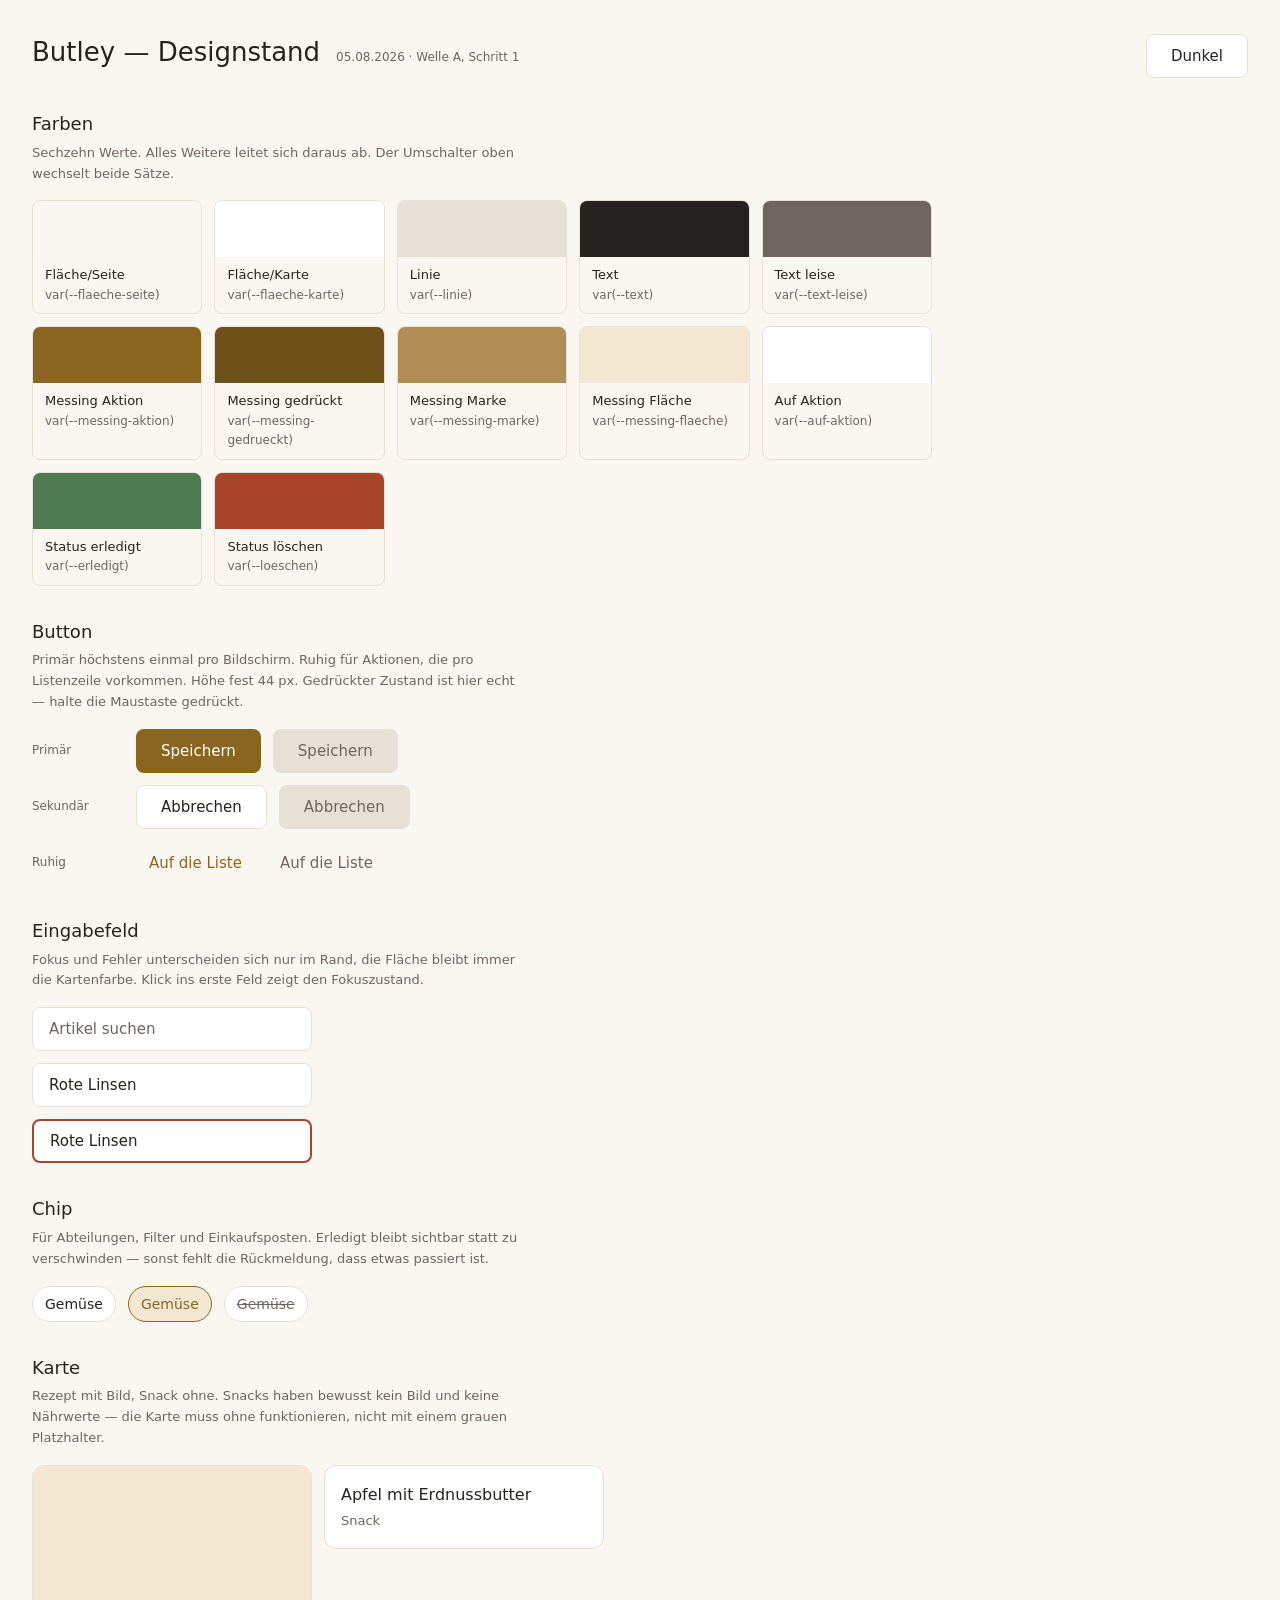
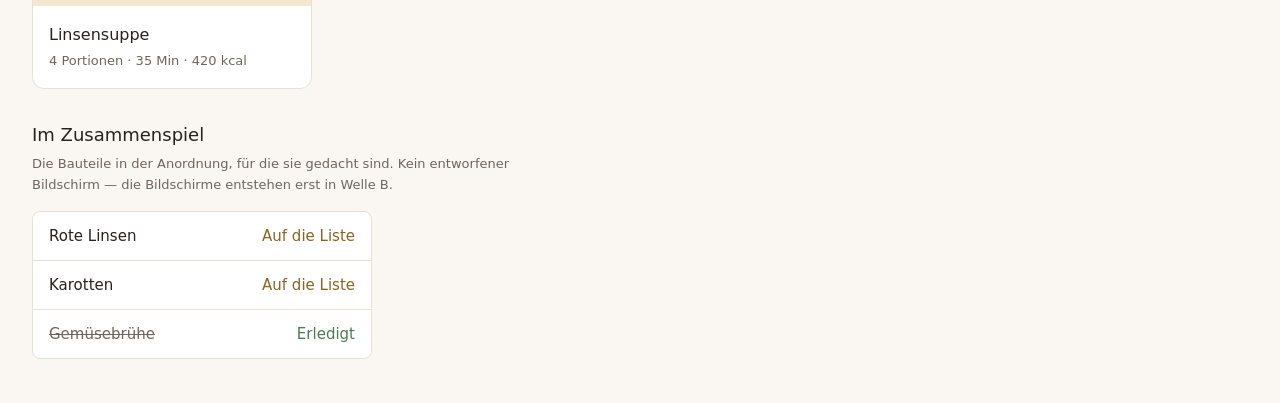
<file: butley-designstand.html>
<!DOCTYPE html>
<html lang="de" data-mode="hell">
<head>
<meta charset="utf-8">
<meta name="viewport" content="width=device-width, initial-scale=1">
<title>Butley — Designstand 05.08.2026</title>
<style>
:root {
  --flaeche-seite: #FAF7F2;
  --flaeche-karte: #FFFFFF;
  --linie: #E7E0D6;
  --text: #262220;
  --text-leise: #6E6560;
  --messing-aktion: #8A6520;
  --messing-gedrueckt: #6E5019;
  --messing-marke: #B08D57;
  --messing-flaeche: #F3E7D2;
  --auf-aktion: #FFFFFF;
  --erledigt: #4E7A52;
  --loeschen: #A8442A;
  --abstand-xs: 4px;
  --abstand-s: 8px;
  --abstand-m: 12px;
  --abstand-l: 16px;
  --abstand-xl: 24px;
  --abstand-xxl: 32px;
  --radius-s: 8px;
  --radius-m: 12px;
  --radius-l: 16px;
  --radius-rund: 999px;
  --hoehe-control: 44px;
  --hoehe-chip: 36px;
  --schrift: Inter, system-ui, -apple-system, "Segoe UI", sans-serif;
}
[data-mode="dunkel"] {
  --flaeche-seite: #1B1917;
  --flaeche-karte: #24211E;
  --linie: #383029;
  --text: #F1ECE4;
  --text-leise: #A29889;
  --messing-aktion: #D9A94A;
  --messing-gedrueckt: #C0912F;
  --messing-marke: #C9A46A;
  --messing-flaeche: #3A2E16;
  --auf-aktion: #33240A;
  --erledigt: #7FB185;
  --loeschen: #E08A6B;
}

* { box-sizing: border-box; }
body {
  margin: 0;
  padding: var(--abstand-xxl);
  background: var(--flaeche-seite);
  color: var(--text);
  font-family: var(--schrift);
  font-size: 15px;
  line-height: 1.6;
}
header { display: flex; align-items: baseline; gap: var(--abstand-l); flex-wrap: wrap; margin-bottom: var(--abstand-xxl); }
h1 { font-size: 26px; font-weight: 500; margin: 0; }
h2 { font-size: 18px; font-weight: 500; margin: var(--abstand-xxl) 0 var(--abstand-xs); }
.hinweis { color: var(--text-leise); font-size: 13px; margin: 0 0 var(--abstand-l); max-width: 60ch; }
.reihe { display: flex; gap: var(--abstand-m); flex-wrap: wrap; align-items: center; margin-bottom: var(--abstand-m); }
.spalte { color: var(--text-leise); font-size: 12px; width: 92px; flex: none; }

/* Button */
.btn {
  height: var(--hoehe-control);
  padding: 0 var(--abstand-xl);
  border-radius: var(--radius-s);
  font: 500 15px var(--schrift);
  display: inline-flex; align-items: center; justify-content: center;
  border: 1px solid transparent;
  cursor: pointer;
}
.btn-primaer { background: var(--messing-aktion); color: var(--auf-aktion); }
.btn-primaer:active { background: var(--messing-gedrueckt); }
.btn-sekundaer { background: var(--flaeche-karte); color: var(--text); border-color: var(--linie); }
.btn-sekundaer:active { background: var(--messing-flaeche); }
.btn-ruhig { background: transparent; color: var(--messing-aktion); padding: 0 var(--abstand-m); }
.btn-ruhig:active { background: var(--messing-flaeche); }
.btn[disabled] { background: var(--linie); color: var(--text-leise); border-color: transparent; cursor: default; }
.btn-ruhig[disabled] { background: transparent; }
.btn:focus-visible { outline: 2px solid var(--messing-aktion); outline-offset: 2px; }

/* Eingabefeld */
.feld {
  height: var(--hoehe-control);
  width: 280px;
  padding: 0 var(--abstand-l);
  border-radius: var(--radius-s);
  border: 1px solid var(--linie);
  background: var(--flaeche-karte);
  color: var(--text);
  font: 400 15px var(--schrift);
}
.feld::placeholder { color: var(--text-leise); }
.feld:focus { outline: none; border: 2px solid var(--messing-aktion); }
.feld.fehler { border: 2px solid var(--loeschen); }

/* Chip */
.chip {
  height: var(--hoehe-chip);
  padding: 0 var(--abstand-m);
  border-radius: var(--radius-rund);
  border: 1px solid var(--linie);
  background: var(--flaeche-karte);
  color: var(--text);
  font: 500 14px var(--schrift);
  display: inline-flex; align-items: center;
  cursor: pointer;
}
.chip-gewaehlt { background: var(--messing-flaeche); border-color: var(--messing-aktion); color: var(--messing-aktion); }
.chip-erledigt { color: var(--text-leise); text-decoration: line-through; }

/* Karte */
.karte {
  width: 280px;
  background: var(--flaeche-karte);
  border: 1px solid var(--linie);
  border-radius: var(--radius-m);
  overflow: hidden;
}
.karte-bild { height: 140px; background: var(--messing-flaeche); }
.karte-inhalt { padding: var(--abstand-l); display: flex; flex-direction: column; gap: var(--abstand-xs); }
.karte-titel { font-size: 16px; font-weight: 500; }
.karte-zusatz { font-size: 13px; color: var(--text-leise); }

/* Listenzeile */
.liste { background: var(--flaeche-karte); border: 1px solid var(--linie); border-radius: var(--radius-s); width: 340px; overflow: hidden; }
.zeile { display: flex; align-items: center; justify-content: space-between; padding: var(--abstand-m) var(--abstand-l); border-bottom: 1px solid var(--linie); }
.zeile:last-child { border-bottom: none; }
.zeile button { background: none; border: none; color: var(--messing-aktion); font: 500 15px var(--schrift); cursor: pointer; padding: 0; }
.abgehakt { color: var(--text-leise); text-decoration: line-through; }
.abgehakt + button { color: var(--erledigt); }

/* Farbtafel */
.tafel { display: grid; grid-template-columns: repeat(auto-fill, minmax(160px, 1fr)); gap: var(--abstand-m); max-width: 900px; }
.probe { border: 1px solid var(--linie); border-radius: var(--radius-s); overflow: hidden; }
.probe-farbe { height: 56px; }
.probe-text { padding: var(--abstand-s) var(--abstand-m); }
.probe-name { font-size: 13px; font-weight: 500; }
.probe-var { font-size: 12px; color: var(--text-leise); }
</style>
</head>
<body>

<header>
  <h1>Butley — Designstand</h1>
  <span class="probe-var">05.08.2026 · Welle A, Schritt 1</span>
  <button class="btn btn-sekundaer" id="umschalter" style="margin-left:auto">Dunkel</button>
</header>

<h2>Farben</h2>
<p class="hinweis">Sechzehn Werte. Alles Weitere leitet sich daraus ab. Der Umschalter oben wechselt beide Sätze.</p>
<div class="tafel" id="tafel"></div>

<h2>Button</h2>
<p class="hinweis">Primär höchstens einmal pro Bildschirm. Ruhig für Aktionen, die pro Listenzeile vorkommen. Höhe fest 44 px. Gedrückter Zustand ist hier echt — halte die Maustaste gedrückt.</p>
<div class="reihe"><span class="spalte">Primär</span><button class="btn btn-primaer">Speichern</button><button class="btn btn-primaer" disabled>Speichern</button></div>
<div class="reihe"><span class="spalte">Sekundär</span><button class="btn btn-sekundaer">Abbrechen</button><button class="btn btn-sekundaer" disabled>Abbrechen</button></div>
<div class="reihe"><span class="spalte">Ruhig</span><button class="btn btn-ruhig">Auf die Liste</button><button class="btn btn-ruhig" disabled>Auf die Liste</button></div>

<h2>Eingabefeld</h2>
<p class="hinweis">Fokus und Fehler unterscheiden sich nur im Rand, die Fläche bleibt immer die Kartenfarbe. Klick ins erste Feld zeigt den Fokuszustand.</p>
<div class="reihe"><input class="feld" placeholder="Artikel suchen"></div>
<div class="reihe"><input class="feld" value="Rote Linsen"></div>
<div class="reihe"><input class="feld fehler" value="Rote Linsen"></div>

<h2>Chip</h2>
<p class="hinweis">Für Abteilungen, Filter und Einkaufsposten. Erledigt bleibt sichtbar statt zu verschwinden — sonst fehlt die Rückmeldung, dass etwas passiert ist.</p>
<div class="reihe">
  <span class="chip">Gemüse</span>
  <span class="chip chip-gewaehlt">Gemüse</span>
  <span class="chip chip-erledigt">Gemüse</span>
</div>

<h2>Karte</h2>
<p class="hinweis">Rezept mit Bild, Snack ohne. Snacks haben bewusst kein Bild und keine Nährwerte — die Karte muss ohne funktionieren, nicht mit einem grauen Platzhalter.</p>
<div class="reihe" style="align-items: flex-start">
  <div class="karte">
    <div class="karte-bild"></div>
    <div class="karte-inhalt">
      <span class="karte-titel">Linsensuppe</span>
      <span class="karte-zusatz">4 Portionen · 35 Min · 420 kcal</span>
    </div>
  </div>
  <div class="karte">
    <div class="karte-inhalt">
      <span class="karte-titel">Apfel mit Erdnussbutter</span>
      <span class="karte-zusatz">Snack</span>
    </div>
  </div>
</div>

<h2>Im Zusammenspiel</h2>
<p class="hinweis">Die Bauteile in der Anordnung, für die sie gedacht sind. Kein entworfener Bildschirm — die Bildschirme entstehen erst in Welle B.</p>
<div class="reihe" style="align-items: flex-start">
  <div class="liste">
    <div class="zeile"><span>Rote Linsen</span><button>Auf die Liste</button></div>
    <div class="zeile"><span>Karotten</span><button>Auf die Liste</button></div>
    <div class="zeile"><span class="abgehakt">Gemüsebrühe</span><button>Erledigt</button></div>
  </div>
</div>

<script>
var farben = [
  ["Fläche/Seite", "--flaeche-seite"],
  ["Fläche/Karte", "--flaeche-karte"],
  ["Linie", "--linie"],
  ["Text", "--text"],
  ["Text leise", "--text-leise"],
  ["Messing Aktion", "--messing-aktion"],
  ["Messing gedrückt", "--messing-gedrueckt"],
  ["Messing Marke", "--messing-marke"],
  ["Messing Fläche", "--messing-flaeche"],
  ["Auf Aktion", "--auf-aktion"],
  ["Status erledigt", "--erledigt"],
  ["Status löschen", "--loeschen"]
];
var tafel = document.getElementById("tafel");
farben.forEach(function (f) {
  var d = document.createElement("div");
  d.className = "probe";
  d.innerHTML = '<div class="probe-farbe" style="background: var(' + f[1] + ')"></div>' +
                '<div class="probe-text"><div class="probe-name">' + f[0] + '</div>' +
                '<div class="probe-var">var(' + f[1] + ')</div></div>';
  tafel.appendChild(d);
});

var u = document.getElementById("umschalter");
u.addEventListener("click", function () {
  var dunkel = document.documentElement.getAttribute("data-mode") === "dunkel";
  document.documentElement.setAttribute("data-mode", dunkel ? "hell" : "dunkel");
  u.textContent = dunkel ? "Dunkel" : "Hell";
});
</script>
</body>
</html>
</file>
